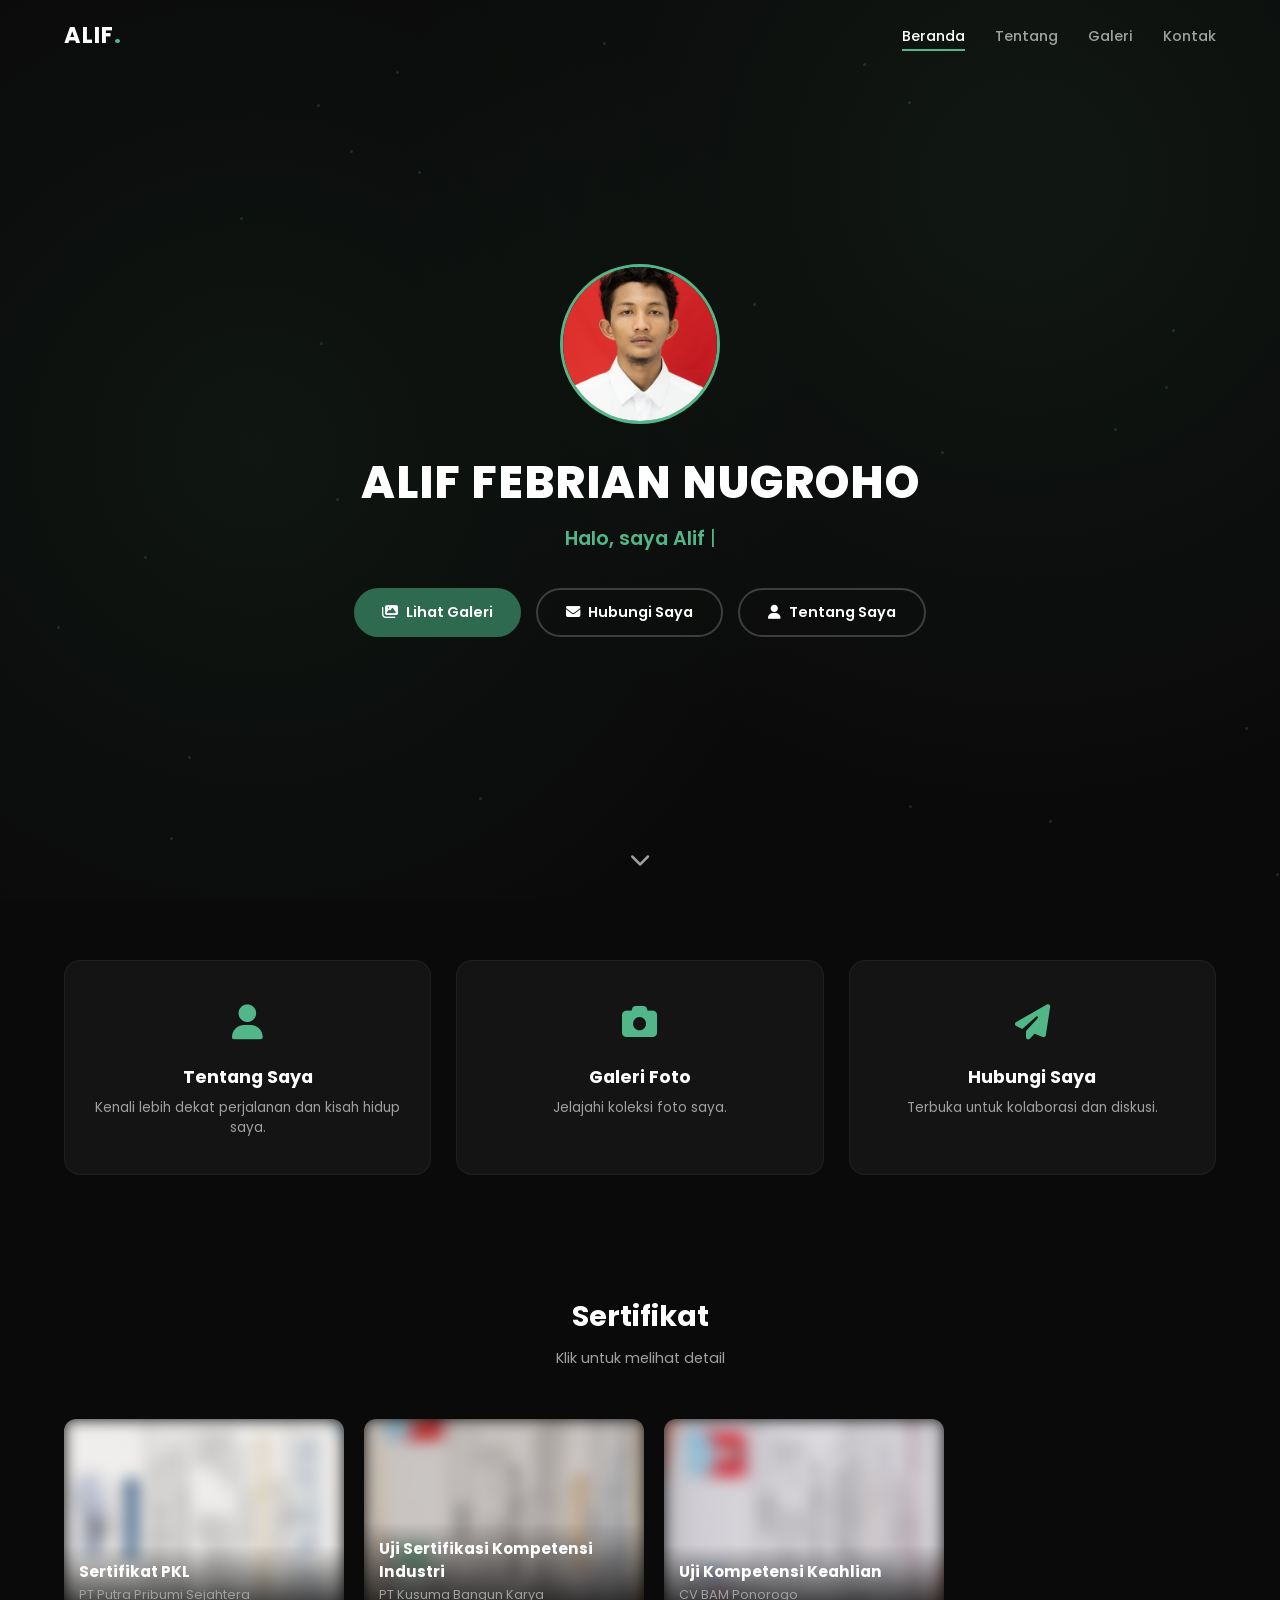
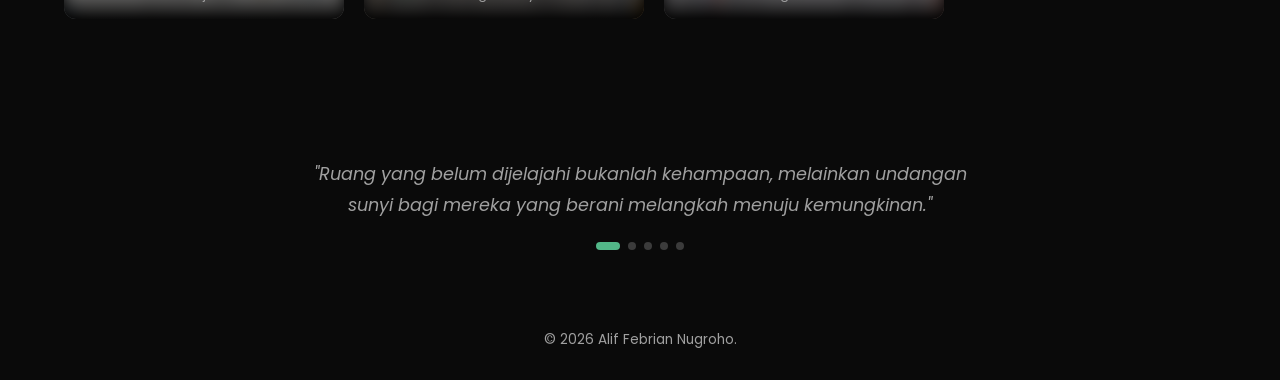
<file: index.html>
<!DOCTYPE html>
<html lang="id">
<head>
    <meta charset="UTF-8">
    <meta name="viewport" content="width=device-width, initial-scale=1.0">
    <title>Alif Febrian Nugroho — Portofolio</title>
    <link rel="stylesheet" href="css/style.css">
    <link rel="stylesheet" href="https://cdnjs.cloudflare.com/ajax/libs/font-awesome/6.5.1/css/all.min.css">
</head>
<body>
    <!-- Page Transition -->
    <div class="page-transition"></div>

    <!-- Navbar -->
    <nav class="navbar">
        <a href="index.html" class="nav-logo">ALIF<span>.</span></a>
        <ul class="nav-links">
            <li><a href="index.html" class="active">Beranda</a></li>
            <li><a href="about.html">Tentang</a></li>
            <li><a href="gallery.html">Galeri</a></li>
            <li><a href="contact.html">Kontak</a></li>
        </ul>
        <div class="nav-toggle">
            <span></span>
            <span></span>
            <span></span>
        </div>
    </nav>

    <!-- Hero Section -->
    <section class="hero">
        <div class="hero-bg"></div>
        <div class="particles"></div>

        <div class="hero-content">
            <div class="hero-avatar reveal-scale">
                <img src="assets/images/profile-formal.jpg" alt="Alif Febrian Nugroho">
            </div>

            <h1 class="hero-name reveal delay-1">ALIF FEBRIAN NUGROHO</h1>

            <p class="hero-tagline reveal delay-2">
                <span class="highlight" id="typed-text"></span>
                <span class="typed-cursor">|</span>
            </p>

            <div class="hero-buttons reveal delay-3">
                <a href="gallery.html" class="btn btn-primary">
                    <i class="fas fa-images"></i> Lihat Galeri
                </a>
                <a href="contact.html" class="btn btn-outline">
                    <i class="fas fa-envelope"></i> Hubungi Saya
                </a>
                <a href="about.html" class="btn btn-outline">
                    <i class="fas fa-user"></i> Tentang Saya
                </a>
            </div>
        </div>

        <div class="hero-scroll">
            <a href="#quick-nav"><i class="fas fa-chevron-down"></i></a>
        </div>
    </section>

    <!-- Quick Nav Cards -->
    <section class="quick-nav" id="quick-nav">
        <div class="quick-nav-grid">
            <a href="about.html" class="quick-card reveal delay-1">
                <div class="quick-card-icon"><i class="fas fa-user"></i></div>
                <h3>Tentang Saya</h3>
                <p>Kenali lebih dekat perjalanan dan kisah hidup saya.</p>
            </a>

            <a href="gallery.html" class="quick-card reveal delay-2">
                <div class="quick-card-icon"><i class="fas fa-camera"></i></div>
                <h3>Galeri Foto</h3>
                <p>Jelajahi koleksi foto  saya.</p>
            </a>

            <a href="contact.html" class="quick-card reveal delay-3">
                <div class="quick-card-icon"><i class="fas fa-paper-plane"></i></div>
                <h3>Hubungi Saya</h3>
                <p>Terbuka untuk kolaborasi dan diskusi.</p>
            </a>
        </div>
    </section>

    <!-- Sertifikat Section -->
    <section class="sertifikat-section">
        <div class="sertifikat-header reveal">
            <h2>Sertifikat</h2>
            <p>Klik untuk melihat detail</p>
        </div>

        <div class="sertifikat-scroll reveal">
            <div class="sertifikat-item">
                <div class="sertifikat-thumb">
                    <img src="assets/images/sertifikat-pkl.jpg" alt="Sertifikat PKL">
                    <div class="sertifikat-label">
                        <h4>Sertifikat PKL</h4>
                        <p>PT Putra Pribumi Sejahtera</p>
                    </div>
                </div>
            </div>

            <div class="sertifikat-item">
                <div class="sertifikat-thumb">
                    <img src="assets/images/sertifikat-kompetensi.jpg" alt="Sertifikat Kompetensi">
                    <div class="sertifikat-label">
                        <h4>Uji Sertifikasi Kompetensi Industri</h4>
                        <p>PT Kusuma Bangun Karya</p>
                    </div>
                </div>
            </div>

            <div class="sertifikat-item">
                <div class="sertifikat-thumb">
                    <img src="assets/images/sertifikat-uji.jpg" alt="Uji Kompetensi">
                    <div class="sertifikat-label">
                        <h4>Uji Kompetensi Keahlian</h4>
                        <p>CV BAM Ponorogo</p>
                    </div>
                </div>
            </div>
        </div>
    </section>

    <!-- Quotes Section -->
    <section class="quotes-section dark">
        <div class="quote-carousel">
            <div class="quote-item active">
                <p class="quote-text">"Ruang yang belum dijelajahi bukanlah kehampaan, melainkan undangan sunyi bagi mereka yang berani melangkah menuju kemungkinan."</p>
            </div>
            <div class="quote-item">
                <p class="quote-text">"Air tak pernah tergesa mengalahkan batu; ia hanya setia mengalir, hingga waktu mengubah yang tampak tak tergoyahkan."</p>
            </div>
            <div class="quote-item">
                <p class="quote-text">"Cahaya tak pernah menghapus bayangan; ia hanya mengajarkan bahwa keduanya saling memberi makna."</p>
            </div>
            <div class="quote-item">
                <p class="quote-text">"Jembatan tak menghentikan sungai mengalir; ia hanya memberi kesempatan bagi dua tepian untuk saling menyapa."</p>
            </div>
            <div class="quote-item">
                <p class="quote-text">"Biji tak bermimpi menjadi pohon dalam semalam; ia hanya setia bertumbuh, hingga waktu menggenapi bentuknya."</p>
            </div>

            <div class="quote-dots">
                <span class="quote-dot active"></span>
                <span class="quote-dot"></span>
                <span class="quote-dot"></span>
                <span class="quote-dot"></span>
                <span class="quote-dot"></span>
            </div>
        </div>
    </section>

    <!-- Footer -->
    <footer class="footer">
        <p>&copy; 2026 Alif Febrian Nugroho.</p>
    </footer>

    <script src="js/main.js"></script>
</body>
</html>
</file>
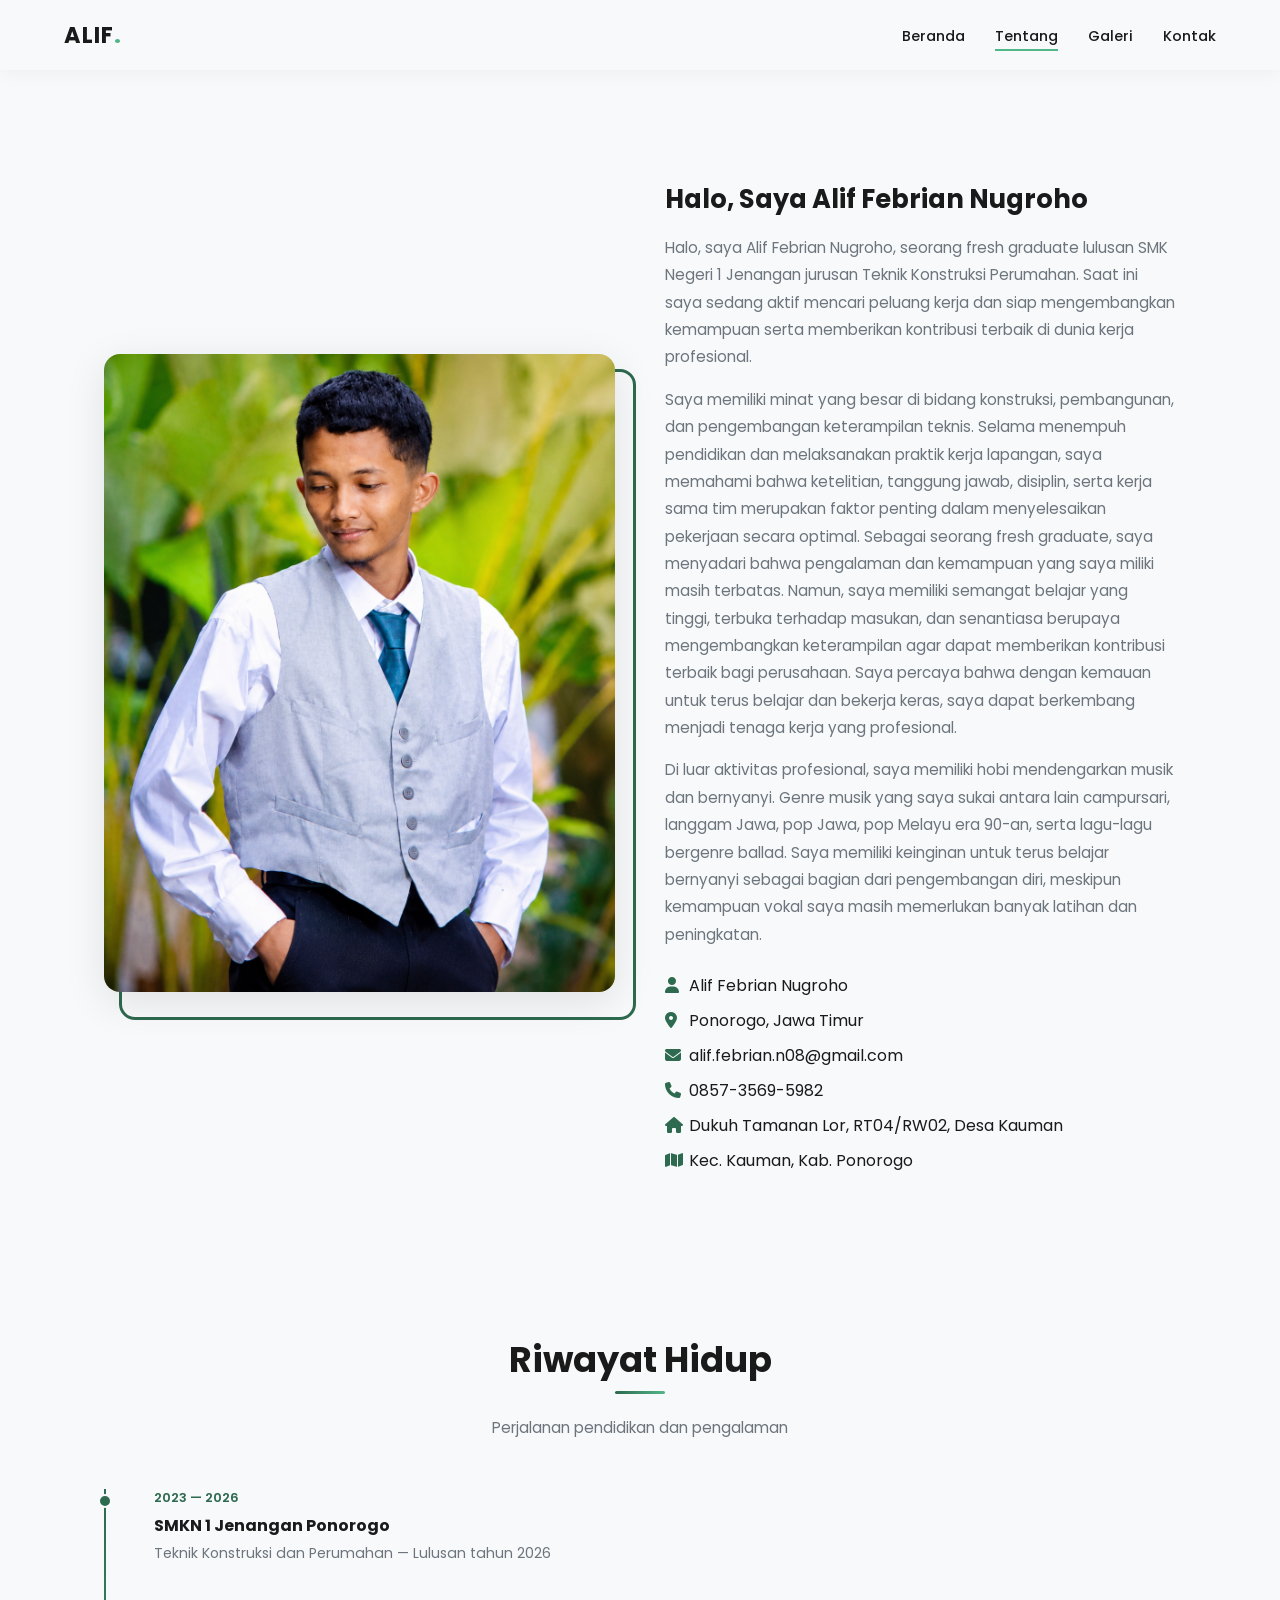
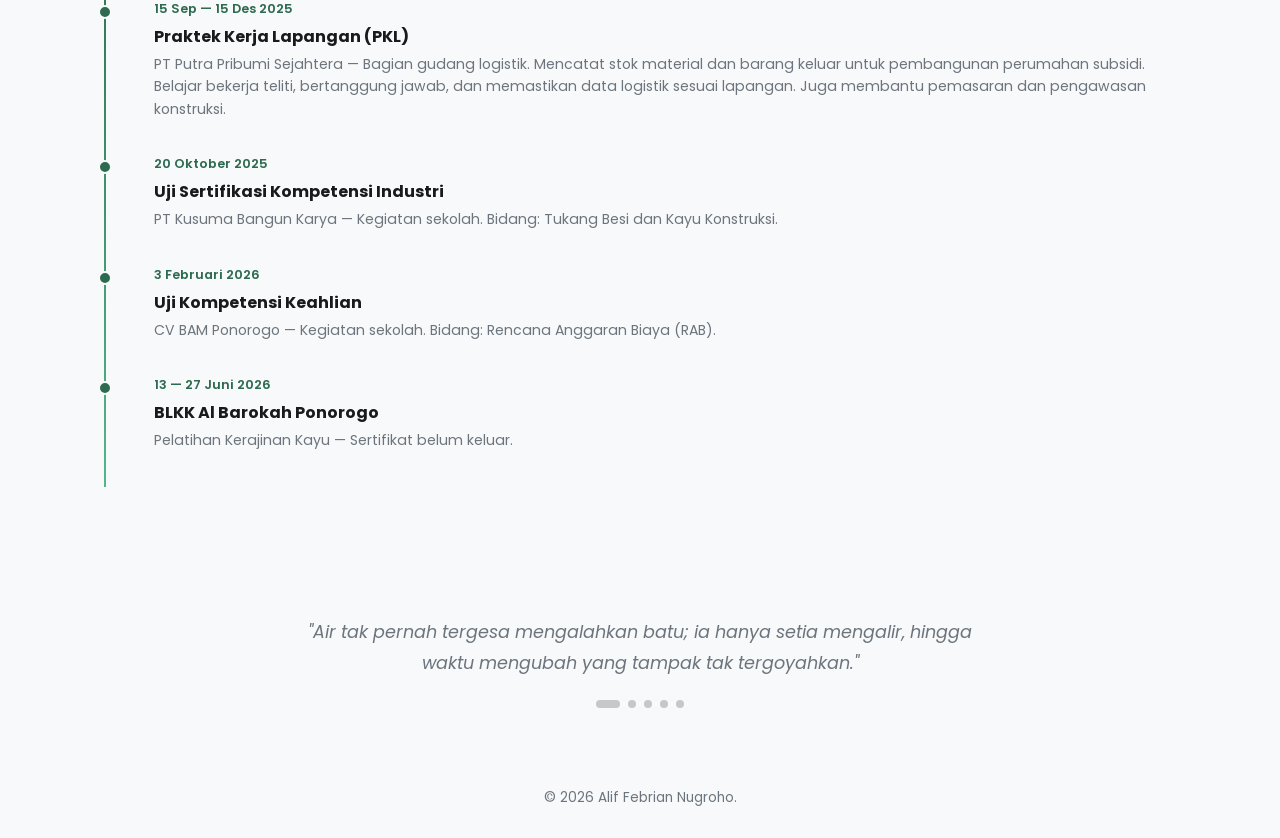
<file: about.html>
<!DOCTYPE html>
<html lang="id">
<head>
    <meta charset="UTF-8">
    <meta name="viewport" content="width=device-width, initial-scale=1.0">
    <title>Tentang — Alif Febrian Nugroho</title>
    <link rel="stylesheet" href="css/style.css">
    <link rel="stylesheet" href="https://cdnjs.cloudflare.com/ajax/libs/font-awesome/6.5.1/css/all.min.css">
</head>
<body>
    <!-- Page Transition -->
    <div class="page-transition"></div>

    <!-- Navbar Light -->
    <nav class="navbar light">
        <a href="index.html" class="nav-logo">ALIF<span>.</span></a>
        <ul class="nav-links">
            <li><a href="index.html">Beranda</a></li>
            <li><a href="about.html" class="active">Tentang</a></li>
            <li><a href="gallery.html">Galeri</a></li>
            <li><a href="contact.html">Kontak</a></li>
        </ul>
        <div class="nav-toggle">
            <span></span>
            <span></span>
            <span></span>
        </div>
    </nav>

    <!-- Bio Section -->
    <section class="light-section" style="padding-top: 100px;">
        <div class="section">
            <div class="about-grid">
                <div class="about-image reveal-left">
                    <img src="assets/images/profile-formal-2.jpg" alt="Alif Febrian Nugroho">
                </div>
                <div class="about-content reveal-right">
                    <h2>Halo, Saya Alif Febrian Nugroho</h2>
                    <p>Halo, saya Alif Febrian Nugroho, seorang fresh graduate lulusan SMK Negeri 1 Jenangan jurusan Teknik Konstruksi Perumahan. Saat ini saya sedang aktif mencari peluang kerja dan siap mengembangkan kemampuan serta memberikan kontribusi terbaik di dunia kerja profesional.</p>
                    <p>Saya memiliki minat yang besar di bidang konstruksi, pembangunan, dan pengembangan keterampilan teknis. Selama menempuh pendidikan dan melaksanakan praktik kerja lapangan, saya memahami bahwa ketelitian, tanggung jawab, disiplin, serta kerja sama tim merupakan faktor penting dalam menyelesaikan pekerjaan secara optimal. Sebagai seorang fresh graduate, saya menyadari bahwa pengalaman dan kemampuan yang saya miliki masih terbatas. Namun, saya memiliki semangat belajar yang tinggi, terbuka terhadap masukan, dan senantiasa berupaya mengembangkan keterampilan agar dapat memberikan kontribusi terbaik bagi perusahaan. Saya percaya bahwa dengan kemauan untuk terus belajar dan bekerja keras, saya dapat berkembang menjadi tenaga kerja yang profesional.</p>
                    <p>Di luar aktivitas profesional, saya memiliki hobi mendengarkan musik dan bernyanyi. Genre musik yang saya sukai antara lain campursari, langgam Jawa, pop Jawa, pop Melayu era 90-an, serta lagu-lagu bergenre ballad. Saya memiliki keinginan untuk terus belajar bernyanyi sebagai bagian dari pengembangan diri, meskipun kemampuan vokal saya masih memerlukan banyak latihan dan peningkatan.</p>

                    <div class="about-info">
                        <div class="about-info-item">
                            <i class="fas fa-user"></i>
                            <span>Alif Febrian Nugroho</span>
                        </div>
                        <div class="about-info-item">
                            <i class="fas fa-map-marker-alt"></i>
                            <span>Ponorogo, Jawa Timur</span>
                        </div>
                        <div class="about-info-item">
                            <i class="fas fa-envelope"></i>
                            <span>alif.febrian.n08@gmail.com</span>
                        </div>
                        <div class="about-info-item">
                            <i class="fas fa-phone"></i>
                            <span>0857-3569-5982</span>
                        </div>
                        <div class="about-info-item">
                            <i class="fas fa-home"></i>
                            <span>Dukuh Tamanan Lor, RT04/RW02, Desa Kauman</span>
                        </div>
                        <div class="about-info-item">
                            <i class="fas fa-map"></i>
                            <span>Kec. Kauman, Kab. Ponorogo</span>
                        </div>
                    </div>
                </div>
            </div>
        </div>
    </section>

    <!-- Timeline Section -->
    <section class="light-section">
        <div class="section">
            <div class="section-header reveal">
                <h2 class="section-title">Riwayat Hidup</h2>
                <p class="section-subtitle">Perjalanan pendidikan dan pengalaman</p>
            </div>

            <div class="timeline reveal">
                <div class="timeline-item reveal-left">
                    <span class="timeline-date">2023 — 2026</span>
                    <h4>SMKN 1 Jenangan Ponorogo</h4>
                    <p>Teknik Konstruksi dan Perumahan — Lulusan tahun 2026</p>
                </div>

                <div class="timeline-item reveal-left">
                    <span class="timeline-date">15 Sep — 15 Des 2025</span>
                    <h4>Praktek Kerja Lapangan (PKL)</h4>
                    <p>PT Putra Pribumi Sejahtera — Bagian gudang logistik. Mencatat stok material dan barang keluar untuk pembangunan perumahan subsidi. Belajar bekerja teliti, bertanggung jawab, dan memastikan data logistik sesuai lapangan. Juga membantu pemasaran dan pengawasan konstruksi.</p>
                </div>

                <div class="timeline-item reveal-left">
                    <span class="timeline-date">20 Oktober 2025</span>
                    <h4>Uji Sertifikasi Kompetensi Industri</h4>
                    <p>PT Kusuma Bangun Karya — Kegiatan sekolah. Bidang: Tukang Besi dan Kayu Konstruksi.</p>
                </div>

                <div class="timeline-item reveal-left">
                    <span class="timeline-date">3 Februari 2026</span>
                    <h4>Uji Kompetensi Keahlian</h4>
                    <p>CV BAM Ponorogo — Kegiatan sekolah. Bidang: Rencana Anggaran Biaya (RAB).</p>
                </div>

                <div class="timeline-item reveal-left">
                    <span class="timeline-date">13 — 27 Juni 2026</span>
                    <h4>BLKK Al Barokah Ponorogo</h4>
                    <p>Pelatihan Kerajinan Kayu — Sertifikat belum keluar.</p>
                </div>
            </div>
        </div>
    </section>

    <!-- Quotes Section -->
    <section class="quotes-section light">
        <div class="quote-carousel">
            <div class="quote-item active">
                <p class="quote-text">"Air tak pernah tergesa mengalahkan batu; ia hanya setia mengalir, hingga waktu mengubah yang tampak tak tergoyahkan."</p>
            </div>
            <div class="quote-item">
                <p class="quote-text">"Ruang yang belum dijelajahi bukanlah kehampaan, melainkan undangan sunyi bagi mereka yang berani melangkah menuju kemungkinan."</p>
            </div>
            <div class="quote-item">
                <p class="quote-text">"Cahaya tak pernah menghapus bayangan; ia hanya mengajarkan bahwa keduanya saling memberi makna."</p>
            </div>
            <div class="quote-item">
                <p class="quote-text">"Jembatan tak menghentikan sungai mengalir; ia hanya memberi kesempatan bagi dua tepian untuk saling menyapa."</p>
            </div>
            <div class="quote-item">
                <p class="quote-text">"Biji tak bermimpi menjadi pohon dalam semalam; ia hanya setia bertumbuh, hingga waktu menggenapi bentuknya."</p>
            </div>

            <div class="quote-dots">
                <span class="quote-dot active"></span>
                <span class="quote-dot"></span>
                <span class="quote-dot"></span>
                <span class="quote-dot"></span>
                <span class="quote-dot"></span>
            </div>
        </div>
    </section>

    <!-- Footer -->
    <footer class="footer light">
        <p>&copy; 2026 Alif Febrian Nugroho. </p>
    </footer>

    <script src="js/main.js"></script>
</body>
</html>
</file>
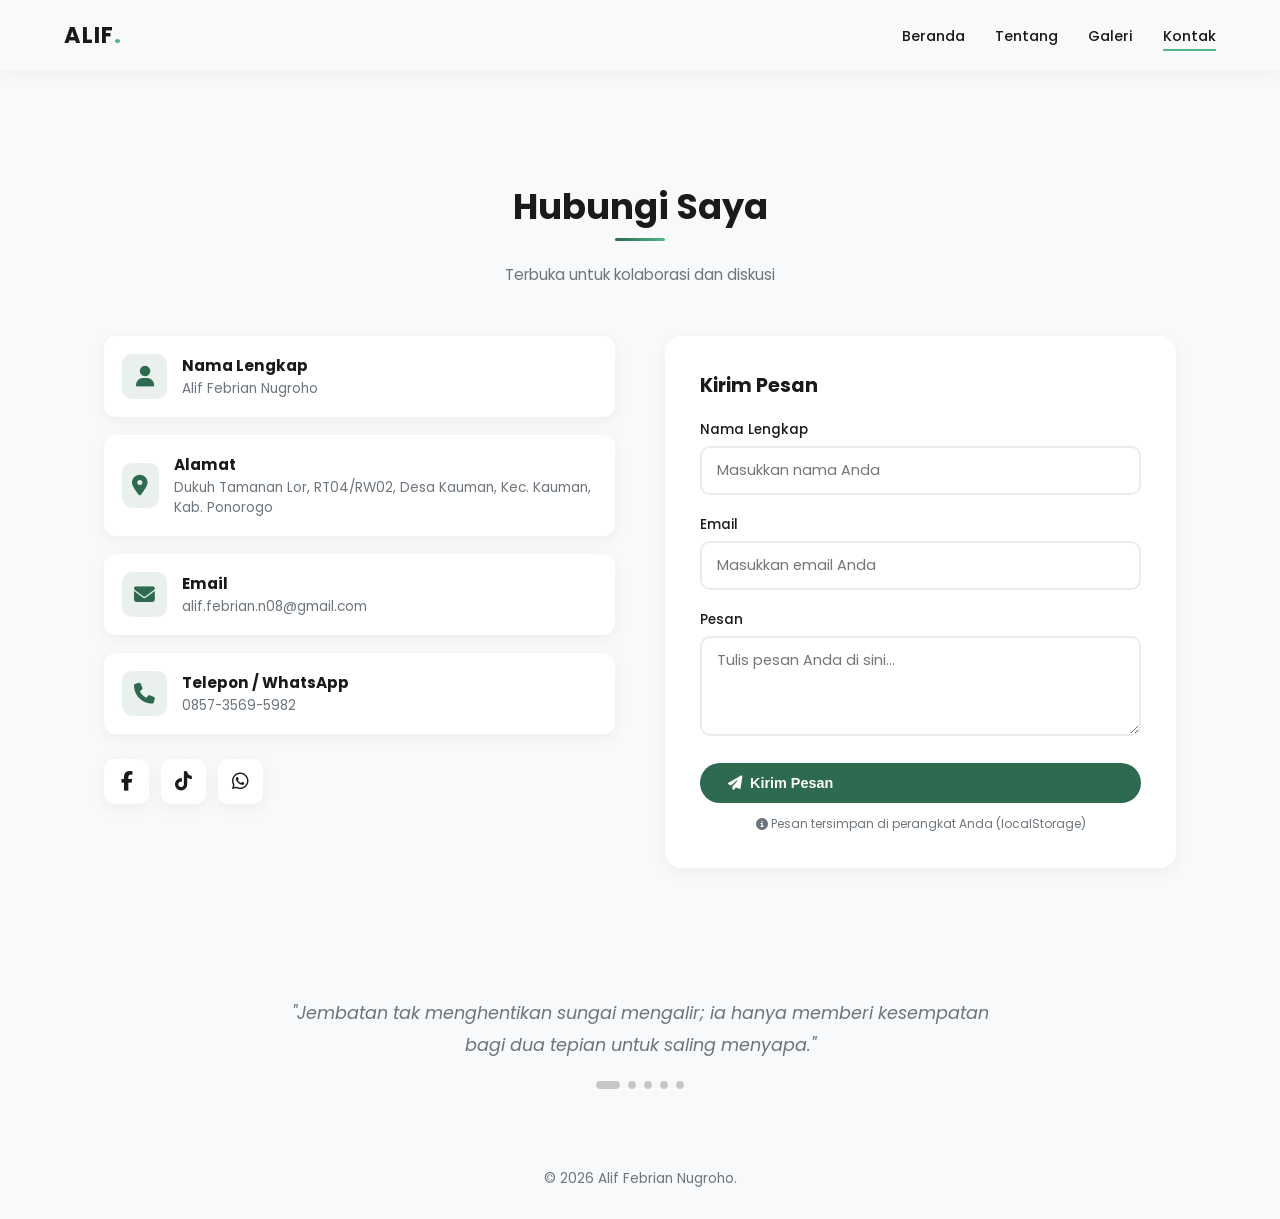
<file: contact.html>
<!DOCTYPE html>
<html lang="id">
<head>
    <meta charset="UTF-8">
    <meta name="viewport" content="width=device-width, initial-scale=1.0">
    <title>Kontak — Alif Febrian Nugroho</title>
    <link rel="stylesheet" href="css/style.css">
    <link rel="stylesheet" href="https://cdnjs.cloudflare.com/ajax/libs/font-awesome/6.5.1/css/all.min.css">
</head>
<body>
    <!-- Page Transition -->
    <div class="page-transition"></div>

    <!-- Navbar Light -->
    <nav class="navbar light">
        <a href="index.html" class="nav-logo">ALIF<span>.</span></a>
        <ul class="nav-links">
            <li><a href="index.html">Beranda</a></li>
            <li><a href="about.html">Tentang</a></li>
            <li><a href="gallery.html">Galeri</a></li>
            <li><a href="contact.html" class="active">Kontak</a></li>
        </ul>
        <div class="nav-toggle">
            <span></span>
            <span></span>
            <span></span>
        </div>
    </nav>

    <!-- Contact Section -->
    <section class="light-section" style="padding-top: 100px;">
        <div class="section">
            <div class="section-header reveal">
                <h2 class="section-title">Hubungi Saya</h2>
                <p class="section-subtitle">Terbuka untuk kolaborasi dan diskusi</p>
            </div>

            <div class="contact-grid">
                <!-- Contact Info -->
                <div class="reveal-left">
                    <div class="contact-info">
                        <div class="contact-item">
                            <i class="fas fa-user"></i>
                            <div>
                                <h4>Nama Lengkap</h4>
                                <p>Alif Febrian Nugroho</p>
                            </div>
                        </div>

                        <div class="contact-item">
                            <i class="fas fa-map-marker-alt"></i>
                            <div>
                                <h4>Alamat</h4>
                                <p>Dukuh Tamanan Lor, RT04/RW02, Desa Kauman, Kec. Kauman, Kab. Ponorogo</p>
                            </div>
                        </div>

                        <div class="contact-item">
                            <i class="fas fa-envelope"></i>
                            <div>
                                <h4>Email</h4>
                                <p>alif.febrian.n08@gmail.com</p>
                            </div>
                        </div>

                        <div class="contact-item">
                            <i class="fas fa-phone"></i>
                            <div>
                                <h4>Telepon / WhatsApp</h4>
                                <p>0857-3569-5982</p>
                            </div>
                        </div>
                    </div>

                    <!-- Social Links -->
                    <div class="social-links">
                        <a href="https://www.facebook.com/share/1ELcWzBQYX/" target="_blank" title="Facebook">
                            <i class="fab fa-facebook-f"></i>
                        </a>
                        <a href="https://www.tiktok.com/@lipungsuwong?_r=1&_t=ZS-97juVftnOsB" target="_blank" title="TikTok">
                            <i class="fab fa-tiktok"></i>
                        </a>
                        <a href="https://wa.me/6285735695982" target="_blank" title="WhatsApp">
                            <i class="fab fa-whatsapp"></i>
                        </a>
                    </div>
                </div>

                <!-- Contact Form -->
                <div class="reveal-right">
                    <div class="contact-form">
                        <h3 style="margin-bottom: 20px; font-size: 1.2rem;">Kirim Pesan</h3>
                        <form id="contact-form">
                            <div class="form-group">
                                <label for="name">Nama Lengkap</label>
                                <input type="text" id="name" name="name" placeholder="Masukkan nama Anda" required>
                            </div>

                            <div class="form-group">
                                <label for="email">Email</label>
                                <input type="email" id="email" name="email" placeholder="Masukkan email Anda" required>
                            </div>

                            <div class="form-group">
                                <label for="message">Pesan</label>
                                <textarea id="message" name="message" placeholder="Tulis pesan Anda di sini..." required></textarea>
                            </div>

                            <button type="submit" class="btn btn-primary" style="width: 100%;">
                                <i class="fas fa-paper-plane"></i> Kirim Pesan
                            </button>
                        </form>

                        <p style="margin-top: 12px; font-size: 0.75rem; color: #6c757d; text-align: center;">
                            <i class="fas fa-info-circle"></i> Pesan tersimpan di perangkat Anda (localStorage)
                        </p>
                    </div>
                </div>
            </div>
        </div>
    </section>

    <!-- Quotes Section -->
    <section class="quotes-section light">
        <div class="quote-carousel">
            <div class="quote-item active">
                <p class="quote-text">"Jembatan tak menghentikan sungai mengalir; ia hanya memberi kesempatan bagi dua tepian untuk saling menyapa."</p>
            </div>
            <div class="quote-item">
                <p class="quote-text">"Ruang yang belum dijelajahi bukanlah kehampaan, melainkan undangan sunyi bagi mereka yang berani melangkah menuju kemungkinan."</p>
            </div>
            <div class="quote-item">
                <p class="quote-text">"Air tak pernah tergesa mengalahkan batu; ia hanya setia mengalir, hingga waktu mengubah yang tampak tak tergoyahkan."</p>
            </div>
            <div class="quote-item">
                <p class="quote-text">"Cahaya tak pernah menghapus bayangan; ia hanya mengajarkan bahwa keduanya saling memberi makna."</p>
            </div>
            <div class="quote-item">
                <p class="quote-text">"Biji tak bermimpi menjadi pohon dalam semalam; ia hanya setia bertumbuh, hingga waktu menggenapi bentuknya."</p>
            </div>

            <div class="quote-dots">
                <span class="quote-dot active"></span>
                <span class="quote-dot"></span>
                <span class="quote-dot"></span>
                <span class="quote-dot"></span>
                <span class="quote-dot"></span>
            </div>
        </div>
    </section>

    <!-- Footer -->
    <footer class="footer light">
        <p>&copy; 2026 Alif Febrian Nugroho. </p>
    </footer>

    <script src="js/main.js"></script>
</body>
</html>
</file>
<file: css/style.css>
/* ============================================
   ALIF FEBRIAN NUGROHO - PORTFOLIO
   Ditulis ulang - Sederhana & Pasti Jalan
   ============================================ */

/* Google Font */
@import url('https://fonts.googleapis.com/css2?family=Poppins:wght@300;400;500;600;700;800&display=swap');

/* ========== ROOT VARIABLES ========== */
:root {
    --hijau-tua: #1a472a;
    --hijau-muda: #2d6a4f;
    --hijau-terang: #52b788;
    --hitam: #0a0a0a;
    --hitam-muda: #141414;
    --putih: #ffffff;
    --abu: #a0a0a0;
    --abu-muda: #f8f9fa;
    --abu-border: #e9ecef;
}

/* ========== RESET ========== */
* {
    margin: 0;
    padding: 0;
    box-sizing: border-box;
}

html {
    scroll-behavior: smooth;
}

body {
    font-family: 'Poppins', sans-serif;
    overflow-x: hidden;
}

/* ========== NAVBAR ========== */
.navbar {
    position: fixed;
    top: 0;
    left: 0;
    width: 100%;
    padding: 18px 5%;
    display: flex;
    justify-content: space-between;
    align-items: center;
    z-index: 1000;
    transition: all 0.4s ease;
}

.navbar.scrolled {
    background: rgba(10,10,10,0.95);
    backdrop-filter: blur(20px);
    padding: 12px 5%;
    box-shadow: 0 2px 20px rgba(0,0,0,0.3);
}

.navbar.light {
    background: rgba(248,249,250,0.95);
    box-shadow: 0 2px 20px rgba(0,0,0,0.05);
}

.navbar.light .nav-logo,
.navbar.light .nav-links a {
    color: #1a1a1a;
}

.nav-logo {
    font-size: 1.4rem;
    font-weight: 700;
    color: var(--putih);
    text-decoration: none;
    letter-spacing: 1px;
}

.nav-logo span {
    color: var(--hijau-terang);
}

.nav-links {
    display: flex;
    gap: 30px;
    list-style: none;
}

.nav-links a {
    color: var(--abu);
    text-decoration: none;
    font-size: 0.9rem;
    font-weight: 500;
    position: relative;
    transition: color 0.3s ease;
}

.nav-links a::after {
    content: '';
    position: absolute;
    bottom: -5px;
    left: 0;
    width: 0;
    height: 2px;
    background: var(--hijau-terang);
    transition: width 0.3s ease;
}

.nav-links a:hover,
.nav-links a.active {
    color: var(--putih);
}

.nav-links a:hover::after,
.nav-links a.active::after {
    width: 100%;
}

.nav-toggle {
    display: none;
    flex-direction: column;
    gap: 5px;
    cursor: pointer;
    z-index: 1001;
}

.nav-toggle span {
    width: 25px;
    height: 2px;
    background: var(--putih);
    transition: all 0.3s ease;
}

/* ========== PAGE TRANSITION ========== */
.page-transition {
    position: fixed;
    top: 0;
    left: 0;
    width: 100%;
    height: 100%;
    background: var(--hitam);
    z-index: 9999;
    transform: translateY(0);
    transition: transform 0.6s cubic-bezier(0.4, 0, 0.2, 1);
}

.page-transition.exit {
    transform: translateY(-100%);
}

/* ========== HERO (DARK) ========== */
.hero {
    min-height: 100vh;
    display: flex;
    align-items: center;
    justify-content: center;
    background: var(--hitam);
    position: relative;
    overflow: hidden;
}

.hero-bg {
    position: absolute;
    top: 0;
    left: 0;
    width: 100%;
    height: 100%;
    background: 
        radial-gradient(circle at 20% 50%, rgba(45,90,61,0.15) 0%, transparent 50%),
        radial-gradient(circle at 80% 20%, rgba(74,140,95,0.1) 0%, transparent 50%);
}

.hero-content {
    text-align: center;
    z-index: 2;
    padding: 0 20px;
    max-width: 800px;
}

.hero-avatar {
    width: 160px;
    height: 160px;
    border-radius: 50%;
    border: 3px solid var(--hijau-terang);
    overflow: hidden;
    margin: 0 auto 25px;
    position: relative;
    animation: float 6s ease-in-out infinite;
}

@keyframes float {
    0%, 100% { transform: translateY(0); }
    50% { transform: translateY(-12px); }
}

.hero-avatar img {
    width: 100%;
    height: 100%;
    object-fit: cover;
}

.hero-avatar::before {
    content: '';
    position: absolute;
    top: -4px;
    left: -4px;
    right: -4px;
    bottom: -4px;
    border-radius: 50%;
    border: 2px solid transparent;
    border-top-color: var(--hijau-terang);
    border-right-color: var(--hijau-terang);
    animation: spin 3s linear infinite;
}

@keyframes spin {
    to { transform: rotate(360deg); }
}

.hero-name {
    font-size: 2.8rem;
    font-weight: 800;
    color: var(--putih);
    margin-bottom: 8px;
    letter-spacing: 1px;
}

.hero-tagline {
    font-size: 1.2rem;
    color: var(--abu);
    margin-bottom: 35px;
    min-height: 1.8rem;
}

.hero-tagline .highlight {
    color: var(--hijau-terang);
    font-weight: 600;
}

.typed-cursor {
    color: var(--hijau-terang);
    animation: blink 1s infinite;
}

@keyframes blink {
    0%, 100% { opacity: 1; }
    50% { opacity: 0; }
}

.hero-buttons {
    display: flex;
    gap: 15px;
    justify-content: center;
    flex-wrap: wrap;
}

.btn {
    padding: 12px 28px;
    border-radius: 50px;
    font-size: 0.9rem;
    font-weight: 600;
    text-decoration: none;
    transition: all 0.3s ease;
    cursor: pointer;
    border: none;
    display: inline-flex;
    align-items: center;
    gap: 8px;
}

.btn-primary {
    background: var(--hijau-muda);
    color: var(--putih);
}

.btn-primary:hover {
    background: var(--hijau-terang);
    transform: translateY(-3px);
    box-shadow: 0 10px 25px rgba(45,106,79,0.4);
}

.btn-outline {
    background: transparent;
    color: var(--putih);
    border: 2px solid rgba(255,255,255,0.2);
}

.btn-outline:hover {
    border-color: var(--hijau-terang);
    color: var(--hijau-terang);
    transform: translateY(-3px);
}

.hero-scroll {
    position: absolute;
    bottom: 25px;
    left: 50%;
    transform: translateX(-50%);
    animation: bounce 2s infinite;
}

.hero-scroll a {
    color: var(--abu);
    font-size: 1.3rem;
    text-decoration: none;
}

@keyframes bounce {
    0%, 20%, 50%, 80%, 100% { transform: translateX(-50%) translateY(0); }
    40% { transform: translateX(-50%) translateY(-10px); }
    60% { transform: translateX(-50%) translateY(-5px); }
}

/* ========== PARTICLES ========== */
.particles {
    position: absolute;
    top: 0;
    left: 0;
    width: 100%;
    height: 100%;
    overflow: hidden;
    z-index: 1;
    pointer-events: none;
}

.particle {
    position: absolute;
    width: 3px;
    height: 3px;
    background: var(--hijau-terang);
    border-radius: 50%;
    opacity: 0.2;
}

/* ========== SECTIONS ========== */
.section {
    padding: 80px 5%;
    max-width: 1200px;
    margin: 0 auto;
}

.section-header {
    text-align: center;
    margin-bottom: 50px;
}

.section-title {
    font-size: 2.2rem;
    font-weight: 700;
    margin-bottom: 12px;
    position: relative;
    display: inline-block;
}

.section-title::after {
    content: '';
    position: absolute;
    bottom: -8px;
    left: 50%;
    transform: translateX(-50%);
    width: 50px;
    height: 3px;
    background: linear-gradient(90deg, var(--hijau-muda), var(--hijau-terang));
    border-radius: 2px;
}

.section-subtitle {
    color: var(--abu);
    font-size: 0.95rem;
    margin-top: 18px;
}

/* ========== LIGHT SECTION ========== */
.light-section {
    background: var(--abu-muda);
    color: #1a1a1a;
}

.light-section .section-title {
    color: #1a1a1a;
}

.light-section .section-subtitle {
    color: #6c757d;
}

/* ========== QUICK NAV CARDS ========== */
.quick-nav {
    padding: 60px 5%;
    background: var(--hitam);
}

.quick-nav-grid {
    display: grid;
    grid-template-columns: repeat(auto-fit, minmax(260px, 1fr));
    gap: 25px;
    max-width: 1200px;
    margin: 0 auto;
}

.quick-card {
    background: var(--hitam-muda);
    padding: 35px 25px;
    border-radius: 16px;
    text-align: center;
    text-decoration: none;
    color: var(--putih);
    transition: all 0.4s ease;
    border: 1px solid rgba(255,255,255,0.05);
    position: relative;
    overflow: hidden;
}

.quick-card::before {
    content: '';
    position: absolute;
    top: 0;
    left: 0;
    width: 100%;
    height: 3px;
    background: linear-gradient(90deg, var(--hijau-muda), var(--hijau-terang));
    transform: scaleX(0);
    transition: transform 0.4s ease;
}

.quick-card:hover::before {
    transform: scaleX(1);
}

.quick-card:hover {
    transform: translateY(-8px);
    box-shadow: 0 15px 35px rgba(0,0,0,0.3);
    border-color: rgba(45,106,79,0.3);
}

.quick-card-icon {
    font-size: 2.2rem;
    margin-bottom: 15px;
    color: var(--hijau-terang);
}

.quick-card h3 {
    font-size: 1.1rem;
    margin-bottom: 8px;
}

.quick-card p {
    color: var(--abu);
    font-size: 0.85rem;
    line-height: 1.5;
}

/* ========== SERTIFIKAT SECTION ========== */
.sertifikat-section {
    padding: 60px 5%;
    background: var(--hitam);
}

.sertifikat-header {
    text-align: center;
    margin-bottom: 40px;
}

.sertifikat-header h2 {
    color: var(--putih);
    font-size: 1.8rem;
    margin-bottom: 10px;
}

.sertifikat-header p {
    color: var(--abu);
    font-size: 0.9rem;
}

.sertifikat-scroll {
    display: flex;
    gap: 20px;
    overflow-x: auto;
    padding: 10px 0 30px;
    scroll-snap-type: x mandatory;
    -webkit-overflow-scrolling: touch;
}

.sertifikat-scroll::-webkit-scrollbar {
    height: 6px;
}

.sertifikat-scroll::-webkit-scrollbar-track {
    background: var(--hitam-muda);
    border-radius: 10px;
}

.sertifikat-scroll::-webkit-scrollbar-thumb {
    background: var(--hijau-muda);
    border-radius: 10px;
}

.sertifikat-item {
    flex: 0 0 280px;
    scroll-snap-align: start;
    cursor: pointer;
    position: relative;
}

.sertifikat-thumb {
    width: 100%;
    height: 200px;
    border-radius: 12px;
    overflow: hidden;
    position: relative;
}

.sertifikat-thumb img {
    width: 100%;
    height: 100%;
    object-fit: cover;
    filter: blur(8px);
    transition: filter 0.4s ease;
}

.sertifikat-item:hover .sertifikat-thumb img,
.sertifikat-item.active .sertifikat-thumb img {
    filter: blur(0);
}

.sertifikat-label {
    position: absolute;
    bottom: 0;
    left: 0;
    right: 0;
    padding: 15px;
    background: linear-gradient(transparent, rgba(0,0,0,0.9));
    color: var(--putih);
}

.sertifikat-label h4 {
    font-size: 0.95rem;
    margin-bottom: 3px;
}

.sertifikat-label p {
    font-size: 0.8rem;
    color: var(--abu);
}

/* ========== QUOTES CAROUSEL ========== */
.quotes-section {
    padding: 50px 5%;
    text-align: center;
}

.quotes-section.dark {
    background: var(--hitam);
}

.quotes-section.light {
    background: var(--abu-muda);
}

.quote-carousel {
    max-width: 700px;
    margin: 0 auto;
    position: relative;
}

.quote-item {
    display: none;
    animation: fadeIn 0.6s ease;
}

.quote-item.active {
    display: block;
}

@keyframes fadeIn {
    from { opacity: 0; transform: translateY(10px); }
    to { opacity: 1; transform: translateY(0); }
}

.quote-text {
    font-size: 1.1rem;
    font-style: italic;
    line-height: 1.8;
    color: var(--abu);
    margin-bottom: 15px;
}

.quotes-section.light .quote-text {
    color: #6c757d;
}

.quote-dots {
    display: flex;
    justify-content: center;
    gap: 8px;
    margin-top: 20px;
}

.quote-dot {
    width: 8px;
    height: 8px;
    border-radius: 50%;
    background: rgba(255,255,255,0.2);
    cursor: pointer;
    transition: all 0.3s ease;
}

.quotes-section.light .quote-dot {
    background: rgba(0,0,0,0.2);
}

.quote-dot.active {
    background: var(--hijau-terang);
    width: 24px;
    border-radius: 4px;
}

/* ========== ABOUT PAGE ========== */
.about-grid {
    display: grid;
    grid-template-columns: 1fr 1fr;
    gap: 50px;
    align-items: center;
}

.about-image {
    position: relative;
}

.about-image img {
    width: 100%;
    border-radius: 16px;
    box-shadow: 0 10px 40px rgba(0,0,0,0.1);
}

.about-image::before {
    content: '';
    position: absolute;
    top: 15px;
    left: 15px;
    width: 100%;
    height: 100%;
    border: 3px solid var(--hijau-muda);
    border-radius: 16px;
    z-index: -1;
}

.about-content h2 {
    font-size: 1.6rem;
    margin-bottom: 15px;
    color: #1a1a1a;
}

.about-content p {
    color: #6c757d;
    line-height: 1.8;
    margin-bottom: 15px;
    font-size: 0.95rem;
}

.about-info {
    display: grid;
    grid-template-columns: 1fr;
    gap: 10px;
    margin-top: 25px;
}

}

.about-info-item {
    display: flex;
    align-items: center;
    gap: 10px;
    font-size: 0.9rem;
    color: #6c757d;
}

.about-info-item i {
    color: var(--hijau-muda);
    width: 20px;
}

/* ========== TIMELINE ========== */
.timeline {
    position: relative;
    padding-left: 25px;
}

.timeline::before {
    content: '';
    position: absolute;
    left: 0;
    top: 0;
    width: 2px;
    height: 100%;
    background: linear-gradient(to bottom, var(--hijau-muda), var(--hijau-terang));
}

.timeline-item {
    position: relative;
    padding-bottom: 35px;
    padding-left: 25px;
}

.timeline-item::before {
    content: '';
    position: absolute;
    left: -31px;
    top: 5px;
    width: 10px;
    height: 10px;
    background: var(--hijau-muda);
    border-radius: 50%;
    border: 2px solid var(--abu-muda);
}

.timeline-item h4 {
    font-size: 1rem;
    margin-bottom: 4px;
    color: #1a1a1a;
}

.timeline-date {
    font-size: 0.8rem;
    color: var(--hijau-muda);
    font-weight: 600;
    margin-bottom: 6px;
    display: block;
}

.timeline-item p {
    color: #6c757d;
    font-size: 0.88rem;
    line-height: 1.6;
}

/* ========== GALLERY ========== */
.gallery-filter {
    display: flex;
    justify-content: center;
    gap: 12px;
    margin-bottom: 35px;
    flex-wrap: wrap;
}

.filter-btn {
    padding: 8px 22px;
    border: 2px solid var(--abu-border);
    background: transparent;
    border-radius: 50px;
    cursor: pointer;
    font-size: 0.85rem;
    font-weight: 500;
    color: #6c757d;
    transition: all 0.3s ease;
    font-family: 'Poppins', sans-serif;
}

.filter-btn:hover,
.filter-btn.active {
    background: var(--hijau-muda);
    color: var(--putih);
    border-color: var(--hijau-muda);
}

.gallery-grid {
    display: grid;
    grid-template-columns: repeat(auto-fill, minmax(280px, 1fr));
    gap: 18px;
}

.gallery-item {
    overflow: hidden;
    border-radius: 12px;
    cursor: pointer;
    position: relative;
    aspect-ratio: 1;
}

.gallery-item img {
    width: 100%;
    height: 100%;
    object-fit: cover;
    transition: transform 0.5s ease;
}

.gallery-item:hover img {
    transform: scale(1.12);
}

.gallery-overlay {
    position: absolute;
    bottom: 0;
    left: 0;
    right: 0;
    padding: 18px;
    background: linear-gradient(transparent, rgba(0,0,0,0.85));
    transform: translateY(100%);
    transition: transform 0.4s ease;
}

.gallery-item:hover .gallery-overlay {
    transform: translateY(0);
}

.gallery-overlay h4 {
    color: var(--putih);
    font-size: 0.95rem;
    font-weight: 600;
}

.gallery-overlay p {
    color: rgba(255,255,255,0.7);
    font-size: 0.8rem;
}

/* ========== LIGHTBOX ========== */
.lightbox {
    display: none;
    position: fixed;
    top: 0;
    left: 0;
    width: 100%;
    height: 100%;
    background: rgba(0,0,0,0.95);
    z-index: 9999;
    justify-content: center;
    align-items: center;
    opacity: 0;
    transition: opacity 0.3s ease;
}

.lightbox.active {
    display: flex;
    opacity: 1;
}

.lightbox img {
    max-width: 90%;
    max-height: 85vh;
    border-radius: 8px;
}

.lightbox-close {
    position: absolute;
    top: 20px;
    right: 25px;
    font-size: 2rem;
    color: var(--putih);
    cursor: pointer;
    z-index: 10000;
}

.lightbox-nav {
    position: absolute;
    top: 50%;
    transform: translateY(-50%);
    font-size: 1.8rem;
    color: var(--putih);
    cursor: pointer;
    padding: 12px 18px;
    background: rgba(255,255,255,0.1);
    border-radius: 50%;
    transition: background 0.3s ease;
    z-index: 10000;
}

.lightbox-nav:hover {
    background: rgba(255,255,255,0.2);
}

.lightbox-prev { left: 15px; }
.lightbox-next { right: 15px; }

/* ========== CONTACT ========== */
.contact-grid {
    display: grid;
    grid-template-columns: 1fr 1fr;
    gap: 50px;
}

.contact-info {
    display: flex;
    flex-direction: column;
    gap: 18px;
}

.contact-item {
    display: flex;
    align-items: center;
    gap: 15px;
    padding: 18px;
    background: var(--putih);
    border-radius: 12px;
    box-shadow: 0 4px 15px rgba(0,0,0,0.05);
    transition: all 0.3s ease;
}

.contact-item:hover {
    transform: translateX(8px);
    box-shadow: 0 8px 25px rgba(0,0,0,0.1);
}

.contact-item i {
    font-size: 1.3rem;
    color: var(--hijau-muda);
    width: 45px;
    height: 45px;
    display: flex;
    align-items: center;
    justify-content: center;
    background: rgba(45,106,79,0.1);
    border-radius: 10px;
}

.contact-item h4 {
    font-size: 0.95rem;
    margin-bottom: 2px;
}

.contact-item p {
    font-size: 0.85rem;
    color: #6c757d;
}

.contact-form {
    background: var(--putih);
    padding: 35px;
    border-radius: 16px;
    box-shadow: 0 4px 15px rgba(0,0,0,0.05);
}

.form-group {
    margin-bottom: 20px;
}

.form-group label {
    display: block;
    margin-bottom: 6px;
    font-weight: 500;
    font-size: 0.85rem;
}

.form-group input,
.form-group textarea {
    width: 100%;
    padding: 12px 15px;
    border: 2px solid var(--abu-border);
    border-radius: 10px;
    font-family: 'Poppins', sans-serif;
    font-size: 0.9rem;
    transition: all 0.3s ease;
}

.form-group input:focus,
.form-group textarea:focus {
    outline: none;
    border-color: var(--hijau-muda);
}

.form-group textarea {
    min-height: 100px;
    resize: vertical;
}

.social-links {
    display: flex;
    gap: 12px;
    margin-top: 25px;
}

.social-links a {
    width: 45px;
    height: 45px;
    display: flex;
    align-items: center;
    justify-content: center;
    background: var(--putih);
    border-radius: 10px;
    color: #1a1a1a;
    font-size: 1.2rem;
    text-decoration: none;
    box-shadow: 0 4px 15px rgba(0,0,0,0.05);
    transition: all 0.3s ease;
}

.social-links a:hover {
    background: var(--hijau-muda);
    color: var(--putih);
    transform: translateY(-4px);
}

/* ========== FOOTER ========== */
.footer {
    padding: 30px 5%;
    text-align: center;
    background: var(--hitam);
    color: var(--abu);
    font-size: 0.85rem;
}

.footer.light {
    background: var(--abu-muda);
    color: #6c757d;
}

/* ========== SCROLL REVEAL ========== */
.reveal {
    opacity: 0;
    transform: translateY(30px);
    transition: all 0.7s ease;
}

.reveal.active {
    opacity: 1;
    transform: translateY(0);
}

.reveal-left {
    opacity: 0;
    transform: translateX(-40px);
    transition: all 0.7s ease;
}

.reveal-left.active {
    opacity: 1;
    transform: translateX(0);
}

.reveal-right {
    opacity: 0;
    transform: translateX(40px);
    transition: all 0.7s ease;
}

.reveal-right.active {
    opacity: 1;
    transform: translateX(0);
}

.reveal-scale {
    opacity: 0;
    transform: scale(0.85);
    transition: all 0.7s ease;
}

.reveal-scale.active {
    opacity: 1;
    transform: scale(1);
}

.delay-1 { transition-delay: 0.1s; }
.delay-2 { transition-delay: 0.2s; }
.delay-3 { transition-delay: 0.3s; }
.delay-4 { transition-delay: 0.4s; }

/* ========== RESPONSIVE ========== */
@media (max-width: 768px) {
    .hero-name {
        font-size: 2rem;
    }

    .hero-tagline {
        font-size: 1rem;
    }

    .nav-links {
        position: fixed;
        top: 0;
        right: -100%;
        width: 70%;
        height: 100vh;
        background: var(--hitam);
        flex-direction: column;
        justify-content: center;
        align-items: center;
        gap: 25px;
        transition: right 0.4s ease;
    }

    .nav-links.active {
        right: 0;
    }

    .nav-toggle {
        display: flex;
    }

    .about-grid,
    .contact-grid {
        grid-template-columns: 1fr;
    }

    .about-image::before {
        display: none;
    }

    .gallery-grid {
        grid-template-columns: 1fr;
    }

    .section {
        padding: 50px 5%;
    }

    .section-title {
        font-size: 1.7rem;
    }

    .hero-buttons {
        flex-direction: column;
        align-items: center;
    }

    .btn {
        width: 100%;
        max-width: 280px;
        justify-content: center;
    }
}

/* ========== ANTI COPY PASTE ========== */
* {
    -webkit-user-select: none !important;
    -moz-user-select: none !important;
    -ms-user-select: none !important;
    user-select: none !important;
    -webkit-touch-callout: none !important;
}

/* Form tetap bisa diisi */
input, textarea {
    -webkit-user-select: text !important;
    -moz-user-select: text !important;
    -ms-user-select: text !important;
    user-select: text !important;
}

/* Tombol tetap bisa diklik */
a, button {
    -webkit-user-select: none !important;
    user-select: none !important;
}
</file>
